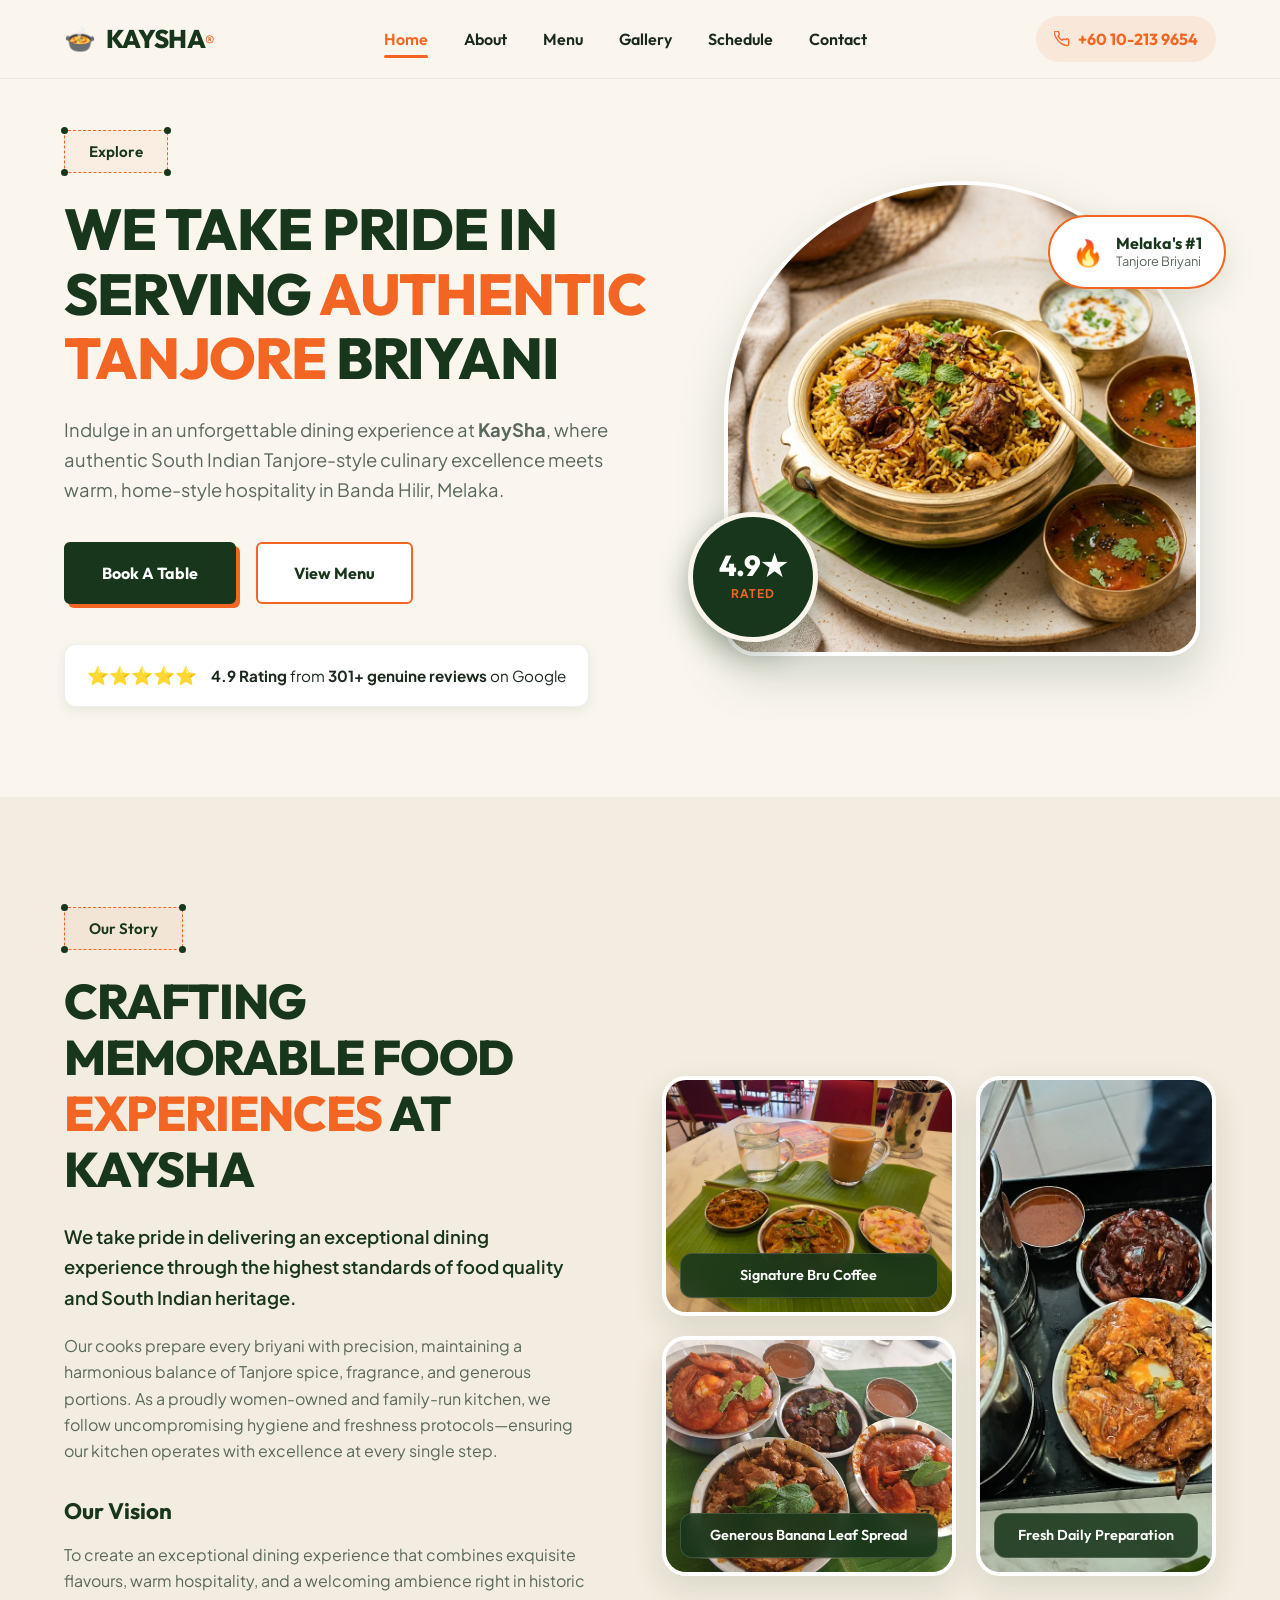
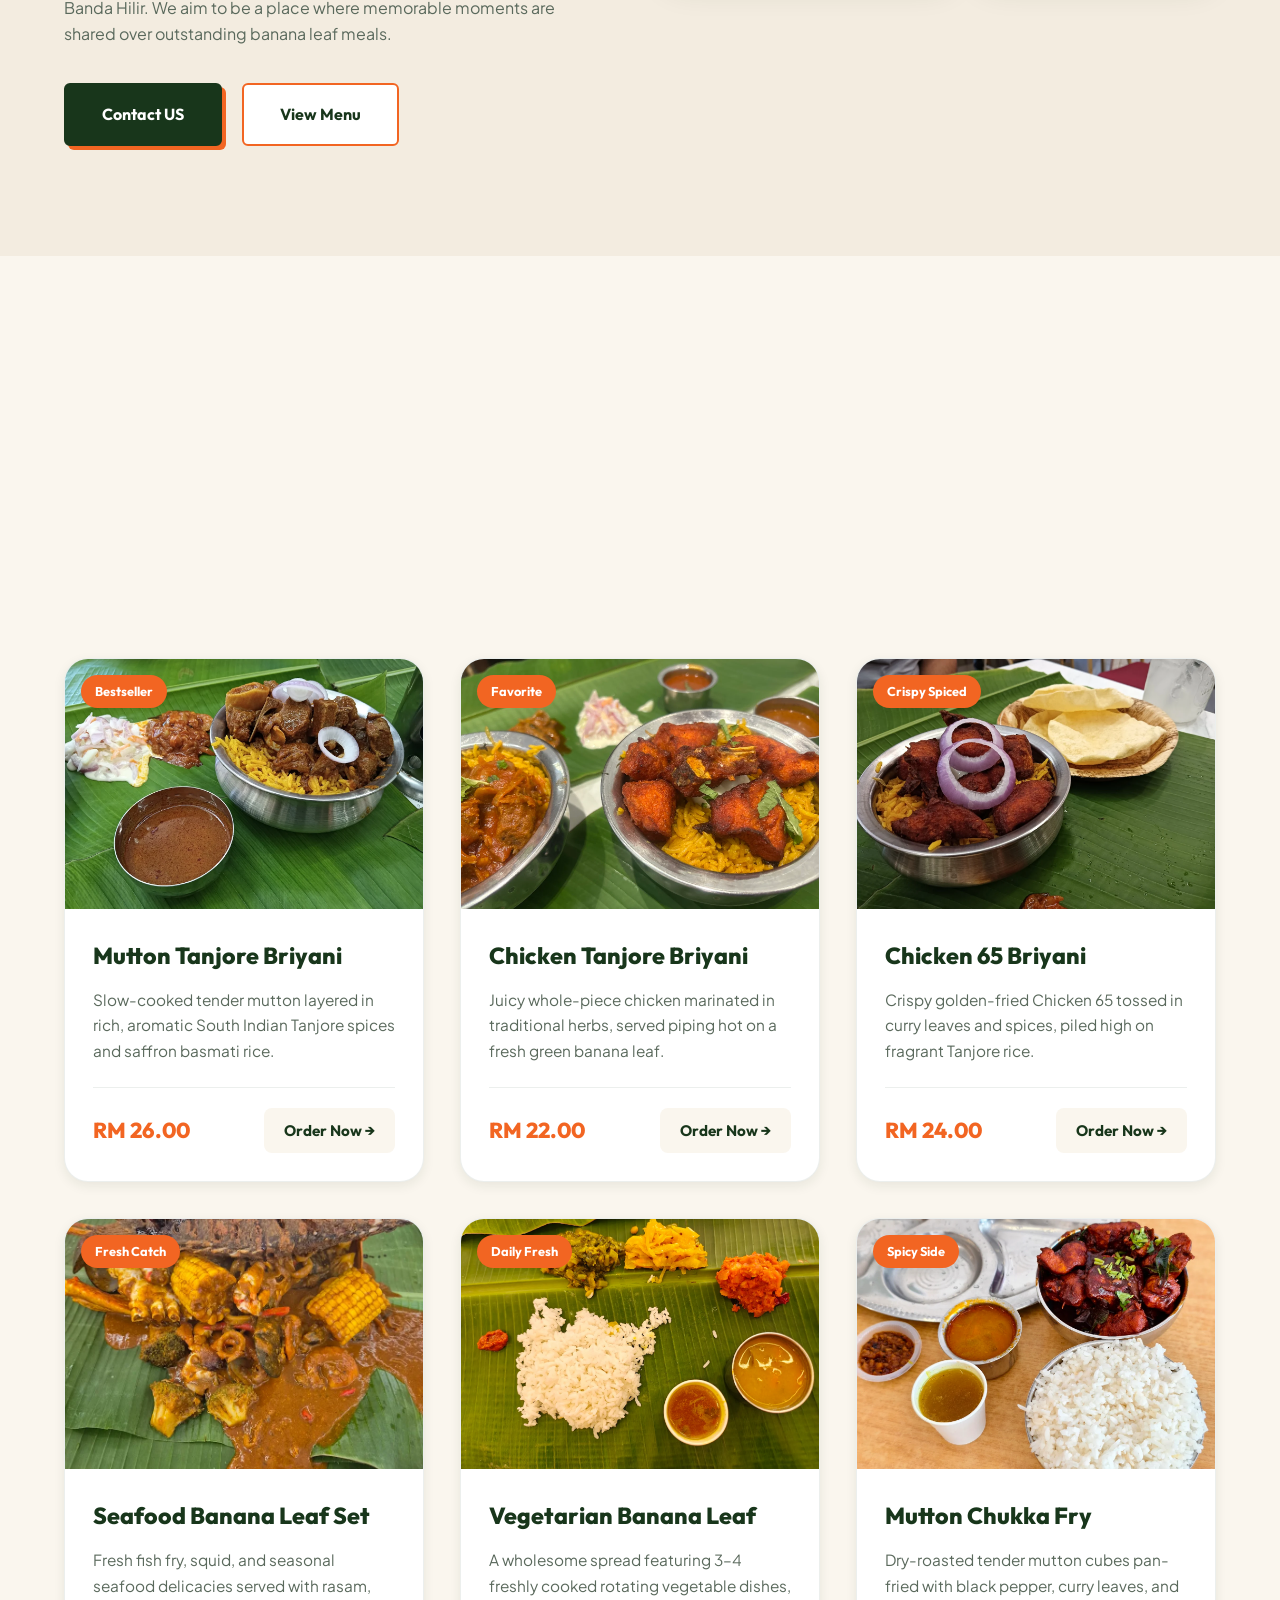
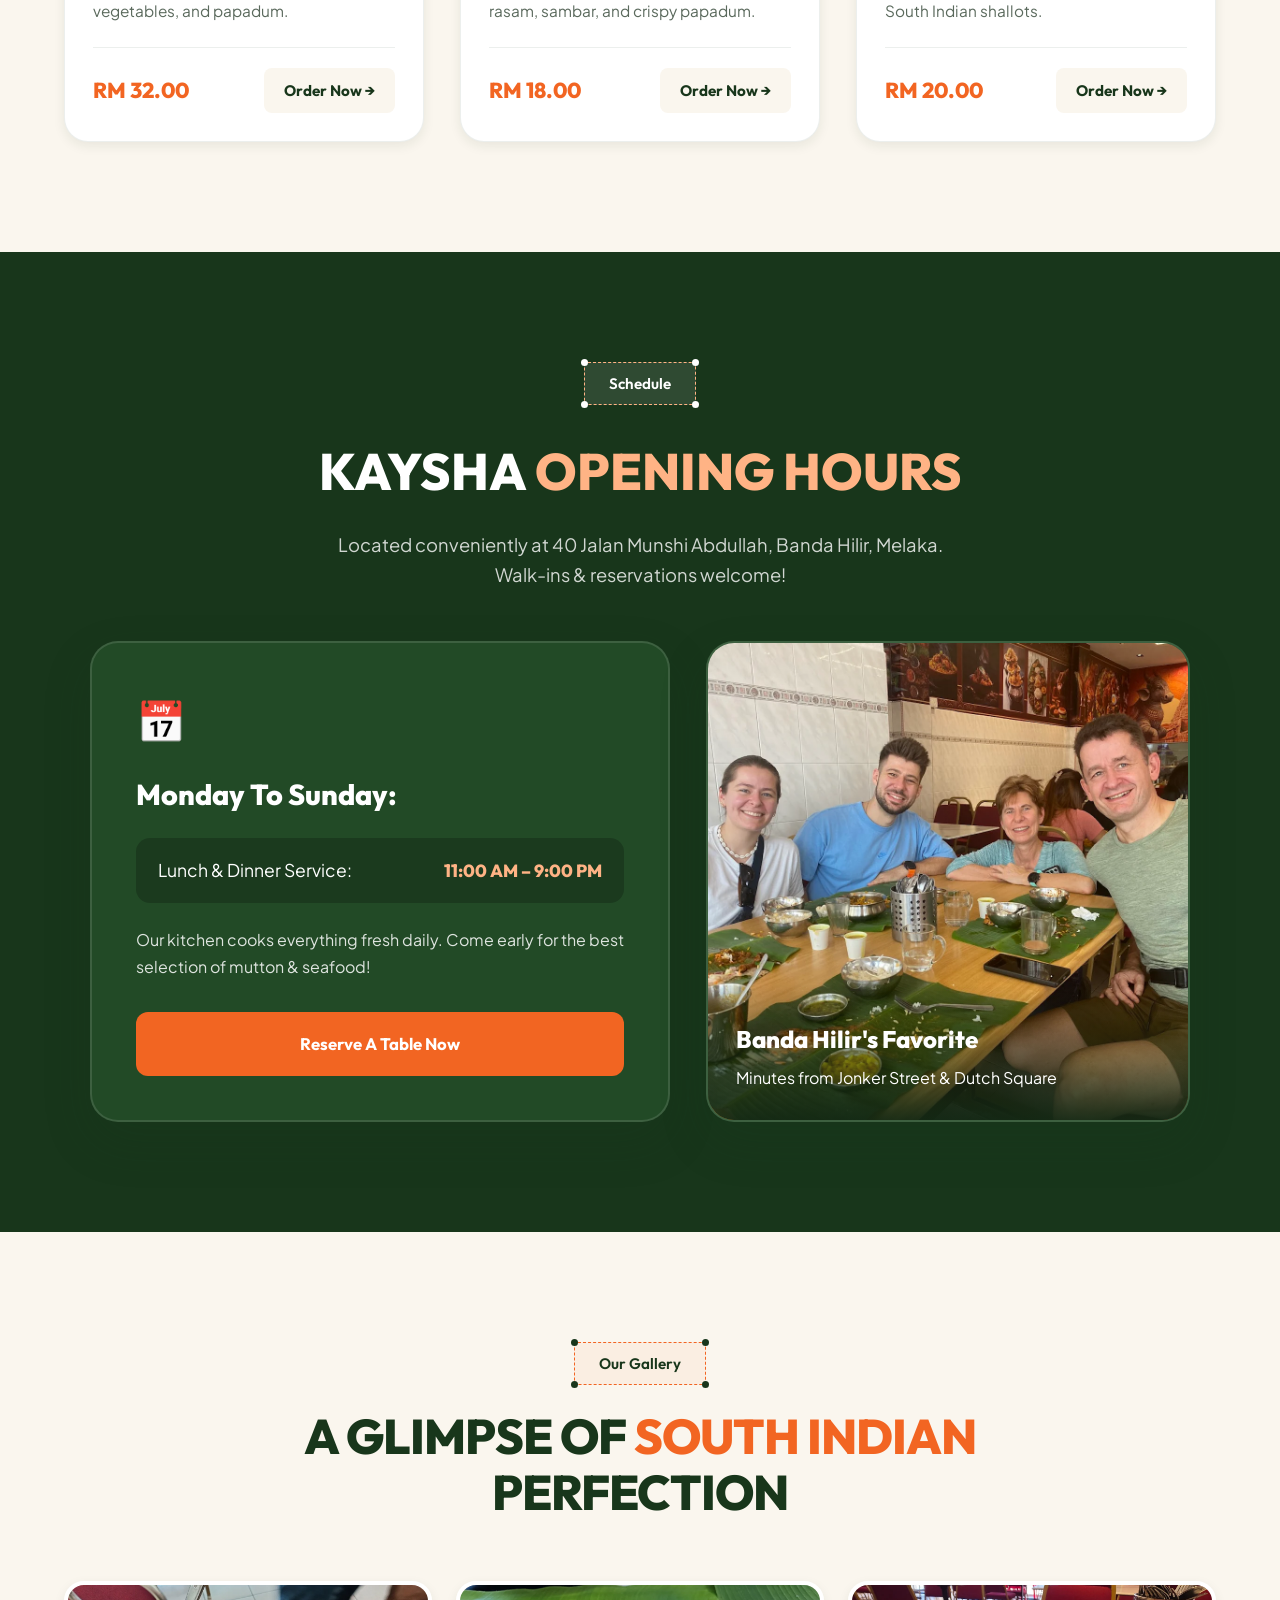
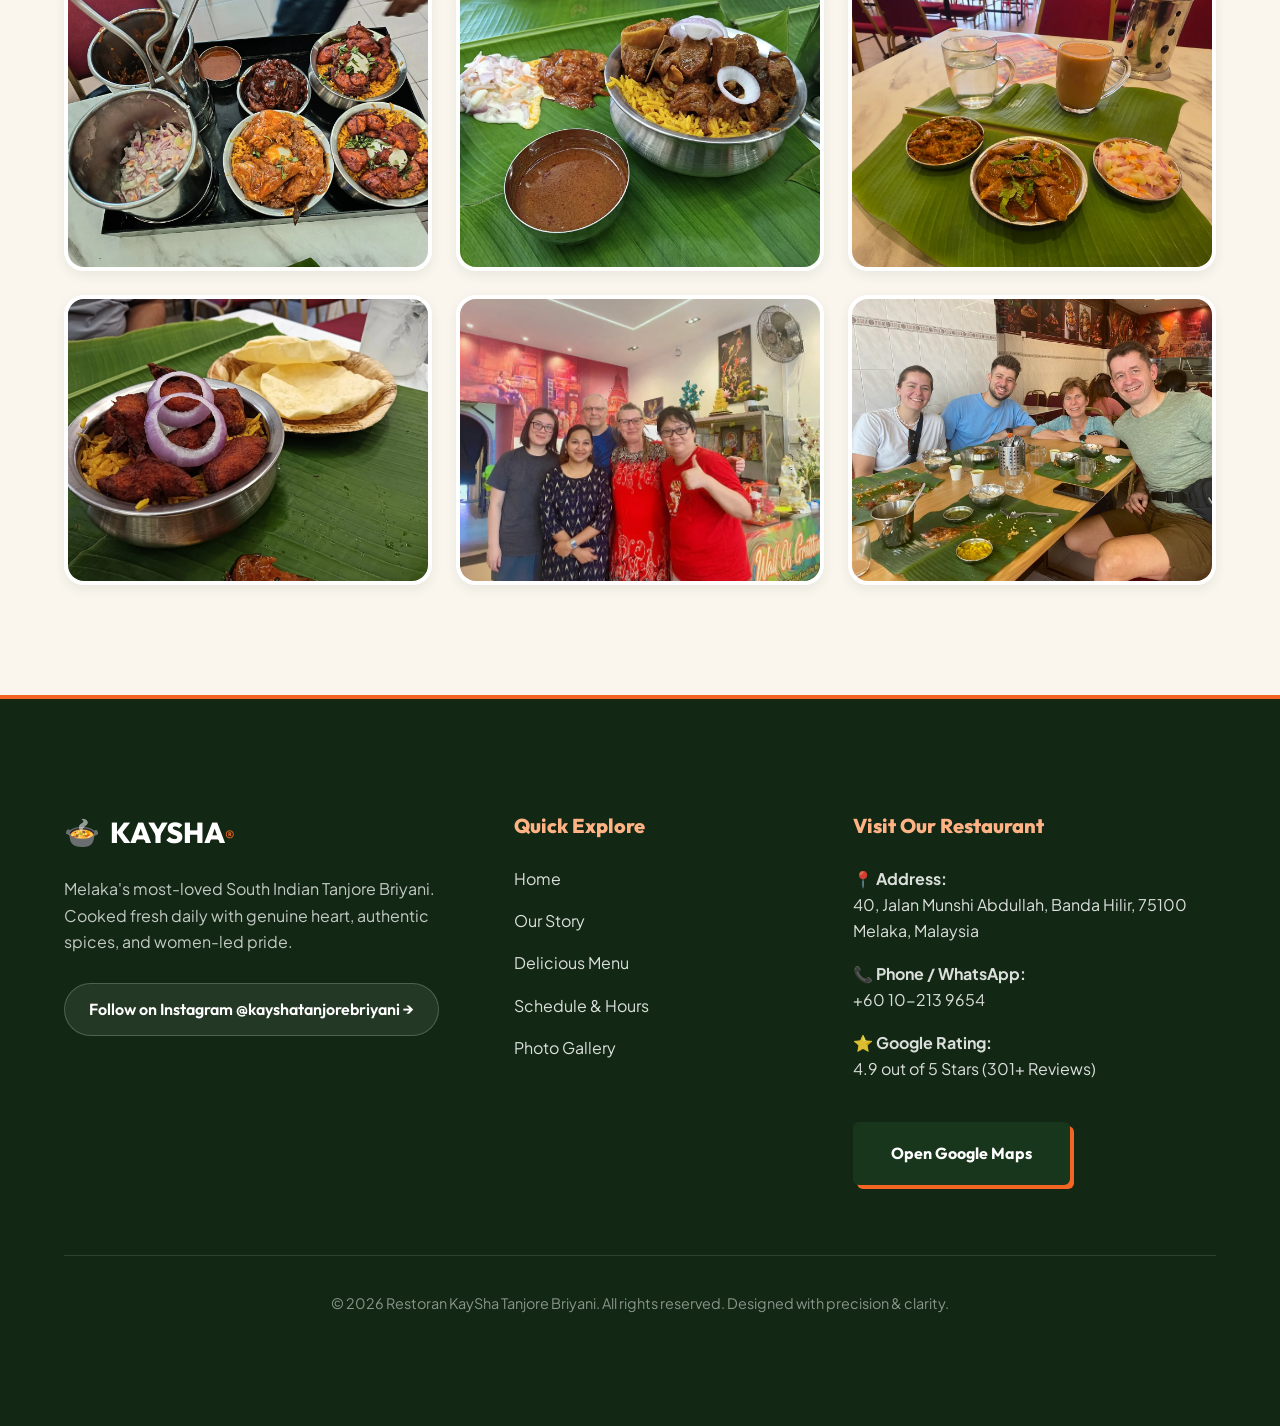
<file: index.html>
<!DOCTYPE html>
<html lang="en">
<head>
  <meta charset="UTF-8" />
  <meta name="viewport" content="width=device-width, initial-scale=1.0" />
  <title>KaySha Tanjore Briyani | Authentic South Indian Restaurant Melaka</title>
  
  <!-- Google Fonts for the exact clean humanist typography -->
  <link rel="preconnect" href="https://fonts.googleapis.com" />
  <link rel="preconnect" href="https://fonts.gstatic.com" crossorigin />
  <link href="https://fonts.googleapis.com/css2?family=Outfit:wght@400;500;600;700;800&family=Plus+Jakarta+Sans:wght@400;500;600;700&display=swap" rel="stylesheet" />
  
  <link rel="stylesheet" href="style.css" />
</head>
<body>

  <!-- ══ TOP HEADER / NAVBAR ══ -->
  <header class="navbar" id="navbar">
    <div class="nav-container">
      <!-- Logo -->
      <a href="#home" class="nav-logo">
        <span class="logo-icon">🍲</span>
        <span class="logo-text">KAYSHA<span class="logo-dot">®</span></span>
      </a>

      <!-- Nav Links -->
      <nav class="nav-menu" id="nav-menu">
        <a href="#home" class="nav-link active">Home</a>
        <a href="#about" class="nav-link">About</a>
        <a href="#menu" class="nav-link">Menu</a>
        <a href="#gallery" class="nav-link">Gallery</a>
        <a href="#hours" class="nav-link">Schedule</a>
        <a href="#contact" class="nav-link">Contact</a>
      </nav>

      <!-- Right Contact -->
      <div class="nav-right">
        <a href="tel:0102139654" class="nav-phone">
          <svg width="16" height="16" viewBox="0 0 24 24" fill="none" stroke="currentColor" stroke-width="2" stroke-linecap="round" stroke-linejoin="round"><path d="M22 16.92v3a2 2 0 01-2.18 2 19.79 19.79 0 01-8.63-3.07A19.5 19.5 0 013.07 9.81a19.79 19.79 0 01-3.07-8.63A2 2 0 012 0h3a2 2 0 012 1.72 12.84 12.84 0 00.7 2.81 2 2 0 01-.45 2.11L6.09 7.91a16 16 0 006 6l1.27-1.27a2 2 0 012.11-.45 12.84 12.84 0 002.81.7A2 2 0 0122 14.92z"/></svg>
          <span>+60 10-213 9654</span>
        </a>
        <button class="hamburger" id="hamburger" aria-label="Toggle Navigation">
          <span></span><span></span><span></span>
        </button>
      </div>
    </div>
  </header>

  <!-- ══ HERO SECTION ══ -->
  <section class="hero" id="home">
    <div class="hero-container">
      
      <!-- Hero Left Text -->
      <div class="hero-content reveal-fade">
        <div class="badge-dashed">
          <span class="badge-dot dot-tl"></span>
          <span class="badge-dot dot-tr"></span>
          <span class="badge-dot dot-bl"></span>
          <span class="badge-dot dot-br"></span>
          <span>Explore</span>
        </div>

        <h1 class="hero-title">
          WE TAKE PRIDE IN SERVING <span class="text-orange">AUTHENTIC TANJORE</span> BRIYANI
        </h1>

        <p class="hero-desc">
          Indulge in an unforgettable dining experience at <strong>KaySha</strong>, where authentic South Indian Tanjore-style culinary excellence meets warm, home-style hospitality in Banda Hilir, Melaka.
        </p>

        <div class="hero-btns">
          <a href="tel:0102139654" class="btn-green-shadow">
            <span>Book A Table</span>
          </a>
          <a href="#menu" class="btn-white-orange">
            <span>View Menu</span>
          </a>
        </div>

        <div class="hero-trust">
          <div class="trust-stars">⭐⭐⭐⭐⭐</div>
          <span class="trust-text"><strong>4.9 Rating</strong> from <strong>301+ genuine reviews</strong> on Google</span>
        </div>
      </div>

      <!-- Hero Right Image Frame -->
      <div class="hero-visual reveal-scale">
        <div class="hero-image-wrapper">
          <img 
            src="assets/gourmet_tanjore_briyani.png" 
            alt="KaySha Gourmet Tanjore Mutton Briyani Studio Photography" 
            class="hero-main-img" 
          />
          <!-- Floating Circle Badge exactly like the screenshot -->
          <div class="floating-circle-badge float-anim">
            <span class="fc-num">4.9★</span>
            <span class="fc-sub">RATED</span>
          </div>
          <!-- Floating Review Pill -->
          <div class="floating-pill float-anim-delayed">
            <span class="pill-icon">🔥</span>
            <div class="pill-text">
              <strong>Melaka's #1</strong>
              <span>Tanjore Briyani</span>
            </div>
          </div>
        </div>
      </div>

    </div>
  </section>

  <!-- ══ ABOUT SECTION (Exact Layout: Left Text, Right 3-Photo Bento Collage) ══ -->
  <section class="about section-spacing" id="about">
    <div class="about-container">
      
      <!-- Left About Copy -->
      <div class="about-left reveal-fade">
        <div class="badge-dashed">
          <span class="badge-dot dot-tl"></span>
          <span class="badge-dot dot-tr"></span>
          <span class="badge-dot dot-bl"></span>
          <span class="badge-dot dot-br"></span>
          <span>Our Story</span>
        </div>

        <h2 class="section-heading">
          CRAFTING MEMORABLE FOOD <span class="text-orange">EXPERIENCES</span> AT KAYSHA
        </h2>

        <p class="about-lead">
          We take pride in delivering an exceptional dining experience through the highest standards of food quality and South Indian heritage.
        </p>

        <p class="about-body">
          Our cooks prepare every briyani with precision, maintaining a harmonious balance of Tanjore spice, fragrance, and generous portions. As a proudly women-owned and family-run kitchen, we follow uncompromising hygiene and freshness protocols—ensuring our kitchen operates with excellence at every single step.
        </p>

        <h3 class="vision-heading">Our Vision</h3>
        <p class="about-body">
          To create an exceptional dining experience that combines exquisite flavours, warm hospitality, and a welcoming ambience right in historic Banda Hilir. We aim to be a place where memorable moments are shared over outstanding banana leaf meals.
        </p>

        <div class="about-btns">
          <a href="tel:0102139654" class="btn-green-shadow">
            <span>Contact US</span>
          </a>
          <a href="#menu" class="btn-white-orange">
            <span>View Menu</span>
          </a>
        </div>
      </div>

      <!-- Right 3-Photo Bento Collage exactly like reference photo 2 -->
      <div class="about-bento reveal-scale">
        <div class="bento-top-left bento-item">
          <img src="assets/unnamed (5).webp" alt="KaySha Signature Cow's Milk Bru Coffee" class="bento-img" />
          <div class="bento-caption">Signature Bru Coffee</div>
        </div>
        <div class="bento-right-tall bento-item">
          <img src="assets/unnamed (3).webp" alt="Preparing authentic Tanjore Briyani on Banana Leaf" class="bento-img" />
          <div class="bento-caption">Fresh Daily Preparation</div>
        </div>
        <div class="bento-bottom-wide bento-item">
          <img src="assets/unnamed (6).webp" alt="Fresh Prawn and Squid Seafood Briyani spread" class="bento-img" />
          <div class="bento-caption">Generous Banana Leaf Spread</div>
        </div>
      </div>

    </div>
  </section>

  <!-- ══ SIGNATURE MENU HIGHLIGHTS ══ -->
  <section class="menu section-spacing" id="menu">
    <div class="section-center-head reveal-fade">
      <div class="badge-dashed center-badge">
        <span class="badge-dot dot-tl"></span><span class="badge-dot dot-tr"></span>
        <span class="badge-dot dot-bl"></span><span class="badge-dot dot-br"></span>
        <span>Our Menu</span>
      </div>
      <h2 class="section-heading text-center">
        EXPLORE OUR <span class="text-orange">DELICIOUS</span> SELECTION
      </h2>
      <p class="section-subtext">
        Prepared fresh each morning. Prices range comfortably between RM 20 – RM 40 per person.
      </p>
    </div>

    <div class="menu-grid-container reveal-fade">
      
      <!-- Dish 1 -->
      <div class="dish-card">
        <div class="dish-photo-box">
          <img src="assets/unnamed.webp" alt="Mutton Tanjore Briyani" class="dish-img" />
          <span class="dish-tag">Bestseller</span>
        </div>
        <div class="dish-details">
          <h3 class="dish-title">Mutton Tanjore Briyani</h3>
          <p class="dish-desc">Slow-cooked tender mutton layered in rich, aromatic South Indian Tanjore spices and saffron basmati rice.</p>
          <div class="dish-bottom">
            <span class="dish-price">RM 26.00</span>
            <a href="tel:0102139654" class="dish-order-btn">Order Now →</a>
          </div>
        </div>
      </div>

      <!-- Dish 2 -->
      <div class="dish-card">
        <div class="dish-photo-box">
          <img src="assets/unnamed (4).webp" alt="Chicken Tanjore Briyani" class="dish-img" />
          <span class="dish-tag">Favorite</span>
        </div>
        <div class="dish-details">
          <h3 class="dish-title">Chicken Tanjore Briyani</h3>
          <p class="dish-desc">Juicy whole-piece chicken marinated in traditional herbs, served piping hot on a fresh green banana leaf.</p>
          <div class="dish-bottom">
            <span class="dish-price">RM 22.00</span>
            <a href="tel:0102139654" class="dish-order-btn">Order Now →</a>
          </div>
        </div>
      </div>

      <!-- Dish 3 -->
      <div class="dish-card">
        <div class="dish-photo-box">
          <img src="assets/unnamed (1).webp" alt="Chicken 65 Briyani" class="dish-img" />
          <span class="dish-tag">Crispy Spiced</span>
        </div>
        <div class="dish-details">
          <h3 class="dish-title">Chicken 65 Briyani</h3>
          <p class="dish-desc">Crispy golden-fried Chicken 65 tossed in curry leaves and spices, piled high on fragrant Tanjore rice.</p>
          <div class="dish-bottom">
            <span class="dish-price">RM 24.00</span>
            <a href="tel:0102139654" class="dish-order-btn">Order Now →</a>
          </div>
        </div>
      </div>

      <!-- Dish 4 -->
      <div class="dish-card">
        <div class="dish-photo-box">
          <img src="assets/unnamed (8).webp" alt="Seafood Banana Leaf Set" class="dish-img" />
          <span class="dish-tag">Fresh Catch</span>
        </div>
        <div class="dish-details">
          <h3 class="dish-title">Seafood Banana Leaf Set</h3>
          <p class="dish-desc">Fresh fish fry, squid, and seasonal seafood delicacies served with rasam, vegetables, and papadum.</p>
          <div class="dish-bottom">
            <span class="dish-price">RM 32.00</span>
            <a href="tel:0102139654" class="dish-order-btn">Order Now →</a>
          </div>
        </div>
      </div>

      <!-- Dish 5 -->
      <div class="dish-card">
        <div class="dish-photo-box">
          <img src="assets/unnamed (7).webp" alt="Vegetarian Banana Leaf Meal" class="dish-img" />
          <span class="dish-tag">Daily Fresh</span>
        </div>
        <div class="dish-details">
          <h3 class="dish-title">Vegetarian Banana Leaf</h3>
          <p class="dish-desc">A wholesome spread featuring 3–4 freshly cooked rotating vegetable dishes, rasam, sambar, and crispy papadum.</p>
          <div class="dish-bottom">
            <span class="dish-price">RM 18.00</span>
            <a href="tel:0102139654" class="dish-order-btn">Order Now →</a>
          </div>
        </div>
      </div>

      <!-- Dish 6 -->
      <div class="dish-card">
        <div class="dish-photo-box">
          <img src="assets/unnamed (2).webp" alt="Mutton Chukka Special" class="dish-img" />
          <span class="dish-tag">Spicy Side</span>
        </div>
        <div class="dish-details">
          <h3 class="dish-title">Mutton Chukka Fry</h3>
          <p class="dish-desc">Dry-roasted tender mutton cubes pan-fried with black pepper, curry leaves, and South Indian shallots.</p>
          <div class="dish-bottom">
            <span class="dish-price">RM 20.00</span>
            <a href="tel:0102139654" class="dish-order-btn">Order Now →</a>
          </div>
        </div>
      </div>

    </div>
  </section>

  <!-- ══ SCHEDULE / OPENING HOURS (Exact Green Background Theme like Reference Photo 3) ══ -->
  <section class="schedule-section section-spacing" id="hours">
    <div class="schedule-container reveal-scale">
      
      <!-- Top Badge -->
      <div class="badge-dashed badge-white center-badge">
        <span class="badge-dot dot-tl"></span><span class="badge-dot dot-tr"></span>
        <span class="badge-dot dot-bl"></span><span class="badge-dot dot-br"></span>
        <span>Schedule</span>
      </div>

      <h2 class="schedule-title text-center">
        KAYSHA <span class="text-white-orange">OPENING HOURS</span>
      </h2>
      <p class="schedule-subtitle text-center">
        Located conveniently at 40 Jalan Munshi Abdullah, Banda Hilir, Melaka. Walk-ins & reservations welcome!
      </p>

      <!-- Hours Cards Grid -->
      <div class="hours-cards-grid">
        
        <div class="hours-card">
          <div class="hc-icon">📅</div>
          <h3 class="hc-days">Monday To Sunday:</h3>
          <div class="hc-row">
            <span>Lunch & Dinner Service:</span>
            <strong>11:00 AM – 9:00 PM</strong>
          </div>
          <p class="hc-note">Our kitchen cooks everything fresh daily. Come early for the best selection of mutton & seafood!</p>
          <a href="tel:0102139654" class="hc-btn">Reserve A Table Now</a>
        </div>

        <div class="hours-card photo-card">
          <img src="assets/unnamed (11).webp" alt="KaySha Dining Ambiance and Guests" class="hc-photo" />
          <div class="photo-card-overlay">
            <h4>Banda Hilir's Favorite</h4>
            <p>Minutes from Jonker Street & Dutch Square</p>
          </div>
        </div>

      </div>

    </div>
  </section>

  <!-- ══ PHOTO GALLERY SECTION ══ -->
  <section class="gallery-section section-spacing" id="gallery">
    <div class="section-center-head reveal-fade">
      <div class="badge-dashed center-badge">
        <span class="badge-dot dot-tl"></span><span class="badge-dot dot-tr"></span>
        <span class="badge-dot dot-bl"></span><span class="badge-dot dot-br"></span>
        <span>Our Gallery</span>
      </div>
      <h2 class="section-heading text-center">
        A GLIMPSE OF <span class="text-orange">SOUTH INDIAN</span> PERFECTION
      </h2>
    </div>

    <!-- Crisp Interactive Gallery -->
    <div class="gallery-crisp-grid reveal-fade">
      <div class="gallery-item" data-title="Traditional Banana Leaf Feast">
        <img src="assets/unnamed (3).webp" alt="Traditional Banana Leaf Spread" class="g-img" />
        <div class="g-hover"><span>Traditional Banana Leaf Feast</span></div>
      </div>
      <div class="gallery-item" data-title="KaySha Signature Mutton Briyani">
        <img src="assets/unnamed.webp" alt="Signature Mutton Briyani" class="g-img" />
        <div class="g-hover"><span>KaySha Signature Mutton Briyani</span></div>
      </div>
      <div class="gallery-item" data-title="Famous Cow's Milk Bru Coffee">
        <img src="assets/unnamed (5).webp" alt="Signature Bru Coffee" class="g-img" />
        <div class="g-hover"><span>Famous Cow's Milk Bru Coffee</span></div>
      </div>
      <div class="gallery-item" data-title="Crispy Chicken 65 Spread">
        <img src="assets/unnamed (1).webp" alt="Chicken 65 Briyani" class="g-img" />
        <div class="g-hover"><span>Crispy Chicken 65 Spread</span></div>
      </div>
      <div class="gallery-item" data-title="Women-Owned Family Kitchen Team">
        <img src="assets/unnamed (9).webp" alt="KaySha Team & Guests" class="g-img" />
        <div class="g-hover"><span>Warm Family Kitchen Team</span></div>
      </div>
      <div class="gallery-item" data-title="Delighted Guests in Banda Hilir">
        <img src="assets/unnamed (11).webp" alt="Happy Guests dining" class="g-img" />
        <div class="g-hover"><span>Delighted Guests in Banda Hilir</span></div>
      </div>
    </div>
  </section>

  <!-- ══ FOOTER / LOCATION ══ -->
  <footer class="footer section-spacing" id="contact">
    <div class="footer-container">
      <div class="footer-grid">
        <!-- Brand Info -->
        <div class="footer-col">
          <div class="footer-logo">
            <span class="logo-icon">🍲</span>
            <span class="logo-text">KAYSHA<span class="logo-dot">®</span></span>
          </div>
          <p class="footer-about">
            Melaka's most-loved South Indian Tanjore Briyani. Cooked fresh daily with genuine heart, authentic spices, and women-led pride.
          </p>
          <div class="footer-socials">
            <a href="https://www.instagram.com/kayshatanjorebriyani" target="_blank" rel="noopener" class="social-pill">
              <span>Follow on Instagram @kayshatanjorebriyani →</span>
            </a>
          </div>
        </div>

        <!-- Quick Links -->
        <div class="footer-col">
          <h4 class="footer-heading">Quick Explore</h4>
          <ul class="footer-links">
            <li><a href="#home">Home</a></li>
            <li><a href="#about">Our Story</a></li>
            <li><a href="#menu">Delicious Menu</a></li>
            <li><a href="#hours">Schedule & Hours</a></li>
            <li><a href="#gallery">Photo Gallery</a></li>
          </ul>
        </div>

        <!-- Location & Contact -->
        <div class="footer-col">
          <h4 class="footer-heading">Visit Our Restaurant</h4>
          <ul class="footer-contact-info">
            <li>
              <strong>📍 Address:</strong><br />
              40, Jalan Munshi Abdullah, Banda Hilir, 75100 Melaka, Malaysia
            </li>
            <li>
              <strong>📞 Phone / WhatsApp:</strong><br />
              <a href="tel:0102139654">+60 10-213 9654</a>
            </li>
            <li>
              <strong>⭐ Google Rating:</strong><br />
              4.9 out of 5 Stars (301+ Reviews)
            </li>
          </ul>
          <a href="https://maps.google.com/?q=40+Jalan+Munshi+Abdullah+Banda+Hilir+75100+Melaka" target="_blank" rel="noopener" class="btn-green-shadow mt-4">
            <span>Open Google Maps</span>
          </a>
        </div>
      </div>

      <div class="footer-bottom">
        <p>&copy; 2026 Restoran KaySha Tanjore Briyani. All rights reserved. Designed with precision & clarity.</p>
      </div>
    </div>
  </footer>

  <script src="app.js"></script>
</body>
</html>
</file>
<file: style.css>
/* ==========================================================================
   KAYSHA TANJORE BRIYANI — CREAM & FOREST GREEN BISTRO THEME (V4)
   Inspired by reference photos: Warm Cream (#FAF6EE), Forest Green (#1A3B1E),
   Vibrant Tangerine Orange (#F26522), Dotted Badges, Bento Grid & Fluid Animations.
   ========================================================================== */

:root {
  --bg-cream: #FAF6EE;
  --bg-cream-darker: #F3ECE0;
  --forest-green: #18361B;
  --forest-green-dark: #122814;
  --forest-green-light: #224A26;
  --orange-accent: #F26522;
  --orange-hover: #D95318;
  --text-dark: #1B291D;
  --text-muted: #5A695C;
  --white: #FFFFFF;

  --font-main: 'Outfit', -apple-system, BlinkMacSystemFont, sans-serif;
  --font-body: 'Plus Jakarta Sans', -apple-system, BlinkMacSystemFont, sans-serif;

  --shadow-sm: 0 4px 12px rgba(24, 54, 27, 0.08);
  --shadow-md: 0 12px 32px rgba(24, 54, 27, 0.12);
  --shadow-lg: 0 20px 48px rgba(24, 54, 27, 0.18);
  
  --transition: all 0.35s cubic-bezier(0.25, 1, 0.5, 1);
}

/* ══ RESET & BASE ══ */
*, *::before, *::after {
  box-sizing: border-box;
  margin: 0;
  padding: 0;
}

html {
  scroll-behavior: smooth;
  font-size: 16px;
}

body {
  font-family: var(--font-body);
  background-color: var(--bg-cream);
  color: var(--text-dark);
  line-height: 1.65;
  overflow-x: hidden;
  -webkit-font-smoothing: antialiased;
}

img {
  max-width: 100%;
  height: auto;
  display: block;
  image-rendering: -webkit-optimize-contrast;
}

a {
  text-decoration: none;
  color: inherit;
}

ul {
  list-style: none;
}

.section-spacing {
  padding: 110px 5%;
}

.text-orange {
  color: var(--orange-accent);
  font-weight: 800;
}

.text-white-orange {
  color: #FFB385;
}

/* ══ ANIMATIONS & REVEALS ══ */
.reveal-fade {
  opacity: 0;
  transform: translateY(40px);
  transition: opacity 0.8s ease, transform 0.8s cubic-bezier(0.16, 1, 0.3, 1);
}

.reveal-scale {
  opacity: 0;
  transform: scale(0.93);
  transition: opacity 0.8s ease, transform 0.8s cubic-bezier(0.16, 1, 0.3, 1);
}

.revealed {
  opacity: 1 !important;
  transform: translate(0) scale(1) !important;
}

@keyframes floatAnim {
  0%, 100% { transform: translateY(0px) rotate(0deg); }
  50% { transform: translateY(-12px) rotate(2deg); }
}

@keyframes floatAnimDelayed {
  0%, 100% { transform: translateY(0px); }
  50% { transform: translateY(-10px); }
}

.float-anim {
  animation: floatAnim 4.5s ease-in-out infinite;
}

.float-anim-delayed {
  animation: floatAnimDelayed 5.2s ease-in-out infinite 1s;
}

/* ══ DOTTED / DASHED CORNER BADGES (Exact Reference Photo Style) ══ */
.badge-dashed {
  position: relative;
  display: inline-flex;
  align-items: center;
  justify-content: center;
  padding: 8px 24px;
  margin-bottom: 24px;
  font-family: var(--font-main);
  font-weight: 600;
  font-size: 0.95rem;
  color: var(--forest-green);
  border: 1.5px dashed var(--orange-accent);
  border-radius: 4px;
  background-color: rgba(242, 101, 34, 0.05);
}

.center-badge {
  display: flex;
  width: fit-content;
  margin-left: auto;
  margin-right: auto;
}

.badge-dot {
  position: absolute;
  width: 7px;
  height: 7px;
  background-color: var(--forest-green);
  border-radius: 50%;
}

.dot-tl { top: -4px; left: -4px; }
.dot-tr { top: -4px; right: -4px; }
.dot-bl { bottom: -4px; left: -4px; }
.dot-br { bottom: -4px; right: -4px; }

.badge-white {
  color: var(--white);
  border-color: #FFB385;
  background-color: rgba(255, 255, 255, 0.1);
}
.badge-white .badge-dot {
  background-color: var(--white);
}

/* ══ BUTTONS (Exact Reference Styles) ══ */
.btn-green-shadow {
  display: inline-flex;
  align-items: center;
  justify-content: center;
  padding: 16px 36px;
  font-family: var(--font-main);
  font-weight: 700;
  font-size: 1rem;
  color: var(--white);
  background-color: var(--forest-green);
  border-radius: 6px;
  position: relative;
  transition: var(--transition);
  box-shadow: 4px 4px 0px var(--orange-accent);
  border: 2px solid var(--forest-green);
}

.btn-green-shadow:hover {
  background-color: var(--forest-green-light);
  transform: translate(-2px, -2px);
  box-shadow: 6px 6px 0px var(--orange-accent);
}

.btn-white-orange {
  display: inline-flex;
  align-items: center;
  justify-content: center;
  padding: 16px 36px;
  font-family: var(--font-main);
  font-weight: 700;
  font-size: 1rem;
  color: var(--forest-green);
  background-color: var(--white);
  border-radius: 6px;
  border: 2px solid var(--orange-accent);
  transition: var(--transition);
}

.btn-white-orange:hover {
  background-color: var(--orange-accent);
  color: var(--white);
  transform: translateY(-2px);
  box-shadow: var(--shadow-sm);
}

/* ══ NAVBAR ══ */
.navbar {
  position: fixed;
  top: 0;
  left: 0;
  width: 100%;
  z-index: 1000;
  background-color: rgba(250, 246, 238, 0.94);
  backdrop-filter: blur(14px);
  border-bottom: 1px solid rgba(24, 54, 27, 0.08);
  transition: var(--transition);
}

.navbar.scrolled {
  box-shadow: var(--shadow-sm);
  padding: 4px 0;
}

.nav-container {
  max-width: 1360px;
  margin: 0 auto;
  padding: 16px 5%;
  display: flex;
  align-items: center;
  justify-content: space-between;
}

.nav-logo {
  display: flex;
  align-items: center;
  gap: 10px;
  font-family: var(--font-main);
  font-weight: 800;
  font-size: 1.6rem;
  color: var(--forest-green);
  letter-spacing: -0.02em;
}

.logo-dot {
  color: var(--orange-accent);
  font-size: 1.1rem;
}

.nav-menu {
  display: flex;
  gap: 36px;
}

.nav-link {
  font-family: var(--font-main);
  font-weight: 600;
  font-size: 1rem;
  color: var(--text-dark);
  transition: var(--transition);
  position: relative;
}

.nav-link:hover, .nav-link.active {
  color: var(--orange-accent);
}

.nav-link::after {
  content: '';
  position: absolute;
  bottom: -6px;
  left: 0;
  width: 0;
  height: 3px;
  background-color: var(--orange-accent);
  border-radius: 2px;
  transition: var(--transition);
}

.nav-link:hover::after, .nav-link.active::after {
  width: 100%;
}

.nav-right {
  display: flex;
  align-items: center;
  gap: 20px;
}

.nav-phone {
  display: flex;
  align-items: center;
  gap: 8px;
  font-family: var(--font-main);
  font-weight: 700;
  font-size: 1rem;
  color: var(--orange-accent);
  padding: 10px 18px;
  background-color: rgba(242, 101, 34, 0.1);
  border-radius: 50px;
  transition: var(--transition);
}

.nav-phone:hover {
  background-color: var(--orange-accent);
  color: var(--white);
  transform: scale(1.04);
}

.hamburger {
  display: none;
  background: none;
  border: none;
  cursor: pointer;
  flex-direction: column;
  gap: 6px;
}

.hamburger span {
  width: 26px;
  height: 3px;
  background-color: var(--forest-green);
  border-radius: 3px;
  transition: var(--transition);
}

/* ══ HERO SECTION ══ */
.hero {
  padding-top: 130px;
  padding-bottom: 90px;
  overflow: hidden;
}

.hero-container {
  max-width: 1360px;
  margin: 0 auto;
  padding: 0 5%;
  display: grid;
  grid-template-columns: 1.15fr 1fr;
  gap: 60px;
  align-items: center;
}

.hero-title {
  font-family: var(--font-main);
  font-size: clamp(2.5rem, 4.5vw, 3.8rem);
  font-weight: 800;
  line-height: 1.12;
  color: var(--forest-green);
  margin-bottom: 24px;
  letter-spacing: -0.02em;
}

.hero-desc {
  font-size: 1.15rem;
  color: var(--text-muted);
  margin-bottom: 36px;
  max-width: 580px;
}

.hero-btns {
  display: flex;
  gap: 20px;
  flex-wrap: wrap;
  margin-bottom: 40px;
}

.hero-trust {
  display: flex;
  align-items: center;
  gap: 14px;
  padding: 16px 22px;
  background-color: var(--white);
  border-radius: 12px;
  width: fit-content;
  box-shadow: var(--shadow-sm);
  border: 1px solid rgba(24, 54, 27, 0.08);
}

.trust-stars {
  font-size: 1.1rem;
}

.trust-text {
  font-size: 0.95rem;
  color: var(--text-dark);
}

.hero-visual {
  position: relative;
}

.hero-image-wrapper {
  position: relative;
  border-radius: 36px;
  overflow: visible;
  padding: 16px;
  background: radial-gradient(circle, rgba(242,101,34,0.15) 0%, rgba(250,246,238,0) 70%);
}

.hero-main-img {
  width: 100%;
  border-radius: 300px 300px 40px 40px;
  box-shadow: var(--shadow-lg);
  border: 4px solid var(--white);
  transition: transform 0.5s ease;
}

.hero-main-img:hover {
  transform: scale(1.02);
}

.floating-circle-badge {
  position: absolute;
  bottom: 30px;
  left: -20px;
  width: 130px;
  height: 130px;
  background-color: var(--forest-green);
  color: var(--white);
  border-radius: 50%;
  display: flex;
  flex-direction: column;
  align-items: center;
  justify-content: center;
  box-shadow: 0 10px 30px rgba(24, 54, 27, 0.4);
  border: 5px solid var(--bg-cream);
  z-index: 5;
}

.fc-num {
  font-family: var(--font-main);
  font-weight: 800;
  font-size: 1.8rem;
  line-height: 1;
}

.fc-sub {
  font-size: 0.75rem;
  font-weight: 700;
  letter-spacing: 0.1em;
  color: var(--orange-accent);
  margin-top: 4px;
}

.floating-pill {
  position: absolute;
  top: 50px;
  right: -10px;
  background-color: var(--white);
  padding: 14px 22px;
  border-radius: 50px;
  display: flex;
  align-items: center;
  gap: 12px;
  box-shadow: var(--shadow-md);
  border: 2px solid var(--orange-accent);
  z-index: 5;
}

.pill-icon {
  font-size: 1.6rem;
}

.pill-text {
  display: flex;
  flex-direction: column;
  line-height: 1.2;
}

.pill-text strong {
  font-family: var(--font-main);
  font-size: 1rem;
  color: var(--forest-green);
}

.pill-text span {
  font-size: 0.8rem;
  color: var(--text-muted);
}

/* ══ ABOUT SECTION (Exact Layout: Left Text, Right 3-Photo Bento Collage) ══ */
.about {
  background-color: var(--bg-cream-darker);
}

.about-container {
  max-width: 1360px;
  margin: 0 auto;
  display: grid;
  grid-template-columns: 1fr 1.05fr;
  gap: 70px;
  align-items: center;
}

.section-heading {
  font-family: var(--font-main);
  font-size: clamp(2.2rem, 3.8vw, 3.2rem);
  font-weight: 800;
  color: var(--forest-green);
  line-height: 1.15;
  margin-bottom: 24px;
  letter-spacing: -0.02em;
}

.about-lead {
  font-size: 1.15rem;
  font-weight: 600;
  color: var(--forest-green);
  margin-bottom: 20px;
}

.about-body {
  color: var(--text-muted);
  margin-bottom: 20px;
  font-size: 1rem;
}

.vision-heading {
  font-family: var(--font-main);
  font-size: 1.4rem;
  font-weight: 700;
  color: var(--forest-green);
  margin-top: 28px;
  margin-bottom: 12px;
}

.about-btns {
  display: flex;
  gap: 20px;
  margin-top: 36px;
  flex-wrap: wrap;
}

/* Bento Grid matching Reference Photo 2 exactly */
.about-bento {
  display: grid;
  grid-template-columns: 1.1fr 0.9fr;
  grid-template-rows: 240px 240px;
  gap: 20px;
}

.bento-item {
  position: relative;
  border-radius: 24px;
  overflow: hidden;
  box-shadow: var(--shadow-md);
  border: 4px solid var(--white);
  transition: var(--transition);
}

.bento-item:hover {
  transform: translateY(-6px);
  box-shadow: var(--shadow-lg);
}

.bento-top-left {
  grid-column: 1 / 2;
  grid-row: 1 / 2;
}

.bento-right-tall {
  grid-column: 2 / 3;
  grid-row: 1 / 3;
}

.bento-bottom-wide {
  grid-column: 1 / 2;
  grid-row: 2 / 3;
}

.bento-img {
  width: 100%;
  height: 100%;
  object-fit: cover;
  transition: transform 0.6s ease;
}

.bento-item:hover .bento-img {
  transform: scale(1.06);
}

.bento-caption {
  position: absolute;
  bottom: 14px;
  left: 14px;
  right: 14px;
  background-color: rgba(24, 54, 27, 0.88);
  backdrop-filter: blur(8px);
  color: var(--white);
  padding: 10px 16px;
  border-radius: 12px;
  font-family: var(--font-main);
  font-weight: 600;
  font-size: 0.9rem;
  text-align: center;
  border: 1px solid rgba(255, 255, 255, 0.15);
}

/* ══ MENU SECTION ══ */
.section-center-head {
  max-width: 780px;
  margin: 0 auto 60px;
}

.text-center {
  text-align: center;
}

.section-subtext {
  color: var(--text-muted);
  font-size: 1.1rem;
  text-align: center;
}

.menu-grid-container {
  max-width: 1360px;
  margin: 0 auto;
  display: grid;
  grid-template-columns: repeat(auto-fit, minmax(350px, 1fr));
  gap: 36px;
}

.dish-card {
  background-color: var(--white);
  border-radius: 24px;
  overflow: hidden;
  box-shadow: var(--shadow-sm);
  border: 1px solid rgba(24, 54, 27, 0.08);
  transition: var(--transition);
  display: flex;
  flex-direction: column;
}

.dish-card:hover {
  transform: translateY(-8px);
  box-shadow: var(--shadow-lg);
  border-color: var(--orange-accent);
}

.dish-photo-box {
  position: relative;
  height: 250px;
  overflow: hidden;
}

.dish-img {
  width: 100%;
  height: 100%;
  object-fit: cover;
  transition: transform 0.6s ease;
}

.dish-card:hover .dish-img {
  transform: scale(1.08);
}

.dish-tag {
  position: absolute;
  top: 16px;
  left: 16px;
  background-color: var(--orange-accent);
  color: var(--white);
  font-family: var(--font-main);
  font-weight: 700;
  font-size: 0.8rem;
  padding: 6px 14px;
  border-radius: 50px;
  box-shadow: var(--shadow-sm);
}

.dish-details {
  padding: 28px;
  display: flex;
  flex-direction: column;
  flex-grow: 1;
  justify-content: space-between;
}

.dish-title {
  font-family: var(--font-main);
  font-size: 1.45rem;
  font-weight: 800;
  color: var(--forest-green);
  margin-bottom: 12px;
}

.dish-desc {
  color: var(--text-muted);
  font-size: 0.96rem;
  margin-bottom: 24px;
}

.dish-bottom {
  display: flex;
  align-items: center;
  justify-content: space-between;
  border-top: 1px solid rgba(24, 54, 27, 0.08);
  padding-top: 20px;
}

.dish-price {
  font-family: var(--font-main);
  font-size: 1.35rem;
  font-weight: 800;
  color: var(--orange-accent);
}

.dish-order-btn {
  font-family: var(--font-main);
  font-weight: 700;
  font-size: 0.95rem;
  color: var(--forest-green);
  padding: 10px 20px;
  background-color: var(--bg-cream);
  border-radius: 8px;
  transition: var(--transition);
}

.dish-order-btn:hover {
  background-color: var(--forest-green);
  color: var(--white);
}

/* ══ SCHEDULE / OPENING HOURS (Exact Green Theme from Reference Photo 3) ══ */
.schedule-section {
  background-color: var(--forest-green);
  color: var(--white);
}

.schedule-container {
  max-width: 1100px;
  margin: 0 auto;
}

.schedule-title {
  font-family: var(--font-main);
  font-size: clamp(2.2rem, 4vw, 3.4rem);
  font-weight: 800;
  color: var(--white);
  margin-bottom: 16px;
}

.schedule-subtitle {
  color: rgba(255, 255, 255, 0.8);
  font-size: 1.15rem;
  max-width: 650px;
  margin: 0 auto 50px;
}

.hours-cards-grid {
  display: grid;
  grid-template-columns: 1.2fr 1fr;
  gap: 36px;
  align-items: stretch;
}

.hours-card {
  background-color: var(--forest-green-light);
  border: 2px solid rgba(255, 255, 255, 0.12);
  border-radius: 28px;
  padding: 44px;
  display: flex;
  flex-direction: column;
  justify-content: space-between;
  box-shadow: var(--shadow-lg);
}

.hc-icon {
  font-size: 2.5rem;
  margin-bottom: 18px;
}

.hc-days {
  font-family: var(--font-main);
  font-size: 1.8rem;
  font-weight: 800;
  color: var(--white);
  margin-bottom: 20px;
}

.hc-row {
  display: flex;
  justify-content: space-between;
  align-items: center;
  padding: 18px 22px;
  background-color: rgba(0, 0, 0, 0.22);
  border-radius: 14px;
  margin-bottom: 24px;
  font-size: 1.1rem;
}

.hc-row strong {
  color: #FFB385;
  font-family: var(--font-main);
  font-weight: 800;
}

.hc-note {
  color: rgba(255, 255, 255, 0.85);
  font-size: 1rem;
  margin-bottom: 32px;
}

.hc-btn {
  display: flex;
  align-items: center;
  justify-content: center;
  padding: 18px;
  background-color: var(--orange-accent);
  color: var(--white);
  font-family: var(--font-main);
  font-weight: 700;
  font-size: 1.05rem;
  border-radius: 12px;
  transition: var(--transition);
}

.hc-btn:hover {
  background-color: var(--white);
  color: var(--forest-green);
  transform: translateY(-3px);
}

.photo-card {
  padding: 0;
  overflow: hidden;
  position: relative;
  min-height: 380px;
}

.hc-photo {
  width: 100%;
  height: 100%;
  object-fit: cover;
  transition: transform 0.6s ease;
}

.photo-card:hover .hc-photo {
  transform: scale(1.06);
}

.photo-card-overlay {
  position: absolute;
  bottom: 0;
  left: 0;
  right: 0;
  background: linear-gradient(to top, rgba(18,40,20,0.95) 0%, transparent 100%);
  padding: 36px 28px 28px;
  color: var(--white);
}

.photo-card-overlay h4 {
  font-family: var(--font-main);
  font-size: 1.5rem;
  font-weight: 800;
  margin-bottom: 6px;
}

/* ══ GALLERY SECTION ══ */
.gallery-section {
  background-color: var(--bg-cream);
}

.gallery-crisp-grid {
  max-width: 1360px;
  margin: 0 auto;
  display: grid;
  grid-template-columns: repeat(3, 1fr);
  gap: 24px;
}

.gallery-item {
  position: relative;
  border-radius: 20px;
  overflow: hidden;
  height: 290px;
  box-shadow: var(--shadow-sm);
  border: 4px solid var(--white);
  cursor: pointer;
}

.g-img {
  width: 100%;
  height: 100%;
  object-fit: cover;
  transition: transform 0.6s cubic-bezier(0.25, 1, 0.5, 1);
}

.gallery-item:hover .g-img {
  transform: scale(1.08);
}

.g-hover {
  position: absolute;
  inset: 0;
  background: rgba(24, 54, 27, 0.78);
  backdrop-filter: blur(5px);
  display: flex;
  align-items: center;
  justify-content: center;
  padding: 24px;
  opacity: 0;
  transition: var(--transition);
}

.gallery-item:hover .g-hover {
  opacity: 1;
}

.g-hover span {
  font-family: var(--font-main);
  font-weight: 700;
  font-size: 1.2rem;
  color: var(--white);
  text-align: center;
  transform: translateY(15px);
  transition: var(--transition);
}

.gallery-item:hover .g-hover span {
  transform: translateY(0);
}

/* ══ FOOTER ══ */
.footer {
  background-color: var(--forest-green-dark);
  color: var(--white);
  border-top: 4px solid var(--orange-accent);
}

.footer-container {
  max-width: 1360px;
  margin: 0 auto;
}

.footer-grid {
  display: grid;
  grid-template-columns: 1.4fr 1fr 1.3fr;
  gap: 60px;
  padding-bottom: 70px;
  border-bottom: 1px solid rgba(255, 255, 255, 0.12);
}

.footer-logo {
  display: flex;
  align-items: center;
  gap: 10px;
  font-family: var(--font-main);
  font-weight: 800;
  font-size: 1.8rem;
  color: var(--white);
  margin-bottom: 20px;
}

.footer-about {
  color: rgba(255, 255, 255, 0.75);
  font-size: 1rem;
  margin-bottom: 28px;
  max-width: 420px;
}

.social-pill {
  display: inline-flex;
  align-items: center;
  padding: 12px 24px;
  background-color: rgba(255, 255, 255, 0.08);
  border: 1px solid rgba(255, 255, 255, 0.2);
  border-radius: 50px;
  font-family: var(--font-main);
  font-weight: 600;
  color: var(--white);
  transition: var(--transition);
}

.social-pill:hover {
  background-color: var(--orange-accent);
  border-color: var(--orange-accent);
}

.footer-heading {
  font-family: var(--font-main);
  font-size: 1.25rem;
  font-weight: 800;
  color: #FFB385;
  margin-bottom: 24px;
}

.footer-links li, .footer-contact-info li {
  margin-bottom: 16px;
  color: rgba(255, 255, 255, 0.85);
  font-size: 1rem;
}

.footer-links a:hover, .footer-contact-info a:hover {
  color: var(--orange-accent);
}

.mt-4 { margin-top: 24px; }

.footer-bottom {
  padding-top: 36px;
  text-align: center;
  color: rgba(255, 255, 255, 0.5);
  font-size: 0.9rem;
}

/* ══ RESPONSIVE MEDIA QUERIES ══ */
@media (max-width: 1024px) {
  .hero-container, .about-container, .hours-cards-grid {
    grid-template-columns: 1fr;
    gap: 50px;
  }
  .hero-title { text-align: center; }
  .hero-desc, .hero-btns, .hero-trust { margin-left: auto; margin-right: auto; text-align: center; }
  .hero-btns { justify-content: center; }
  
  .about-bento {
    max-width: 650px;
    margin: 0 auto;
  }

  .gallery-crisp-grid {
    grid-template-columns: repeat(2, 1fr);
  }

  .footer-grid {
    grid-template-columns: 1fr;
    gap: 40px;
  }
}

@media (max-width: 768px) {
  .nav-menu, .nav-phone { display: none; }
  .hamburger { display: flex; }
  
  .nav-menu.active {
    display: flex;
    flex-direction: column;
    position: absolute;
    top: 100%;
    left: 0;
    width: 100%;
    background-color: var(--bg-cream);
    padding: 24px 5%;
    box-shadow: var(--shadow-md);
    border-bottom: 2px solid var(--orange-accent);
  }

  .about-bento {
    grid-template-columns: 1fr;
    grid-template-rows: 240px 240px 240px;
  }
  .bento-top-left { grid-column: 1; grid-row: 1; }
  .bento-right-tall { grid-column: 1; grid-row: 2; }
  .bento-bottom-wide { grid-column: 1; grid-row: 3; }

  .gallery-crisp-grid {
    grid-template-columns: 1fr;
  }

  .floating-pill {
    position: relative;
    top: 0;
    right: 0;
    margin: 20px auto 0;
    width: fit-content;
  }

  .floating-circle-badge {
    bottom: -20px;
    left: 10px;
    width: 100px;
    height: 100px;
  }
  .fc-num { font-size: 1.4rem; }
}
</file>
